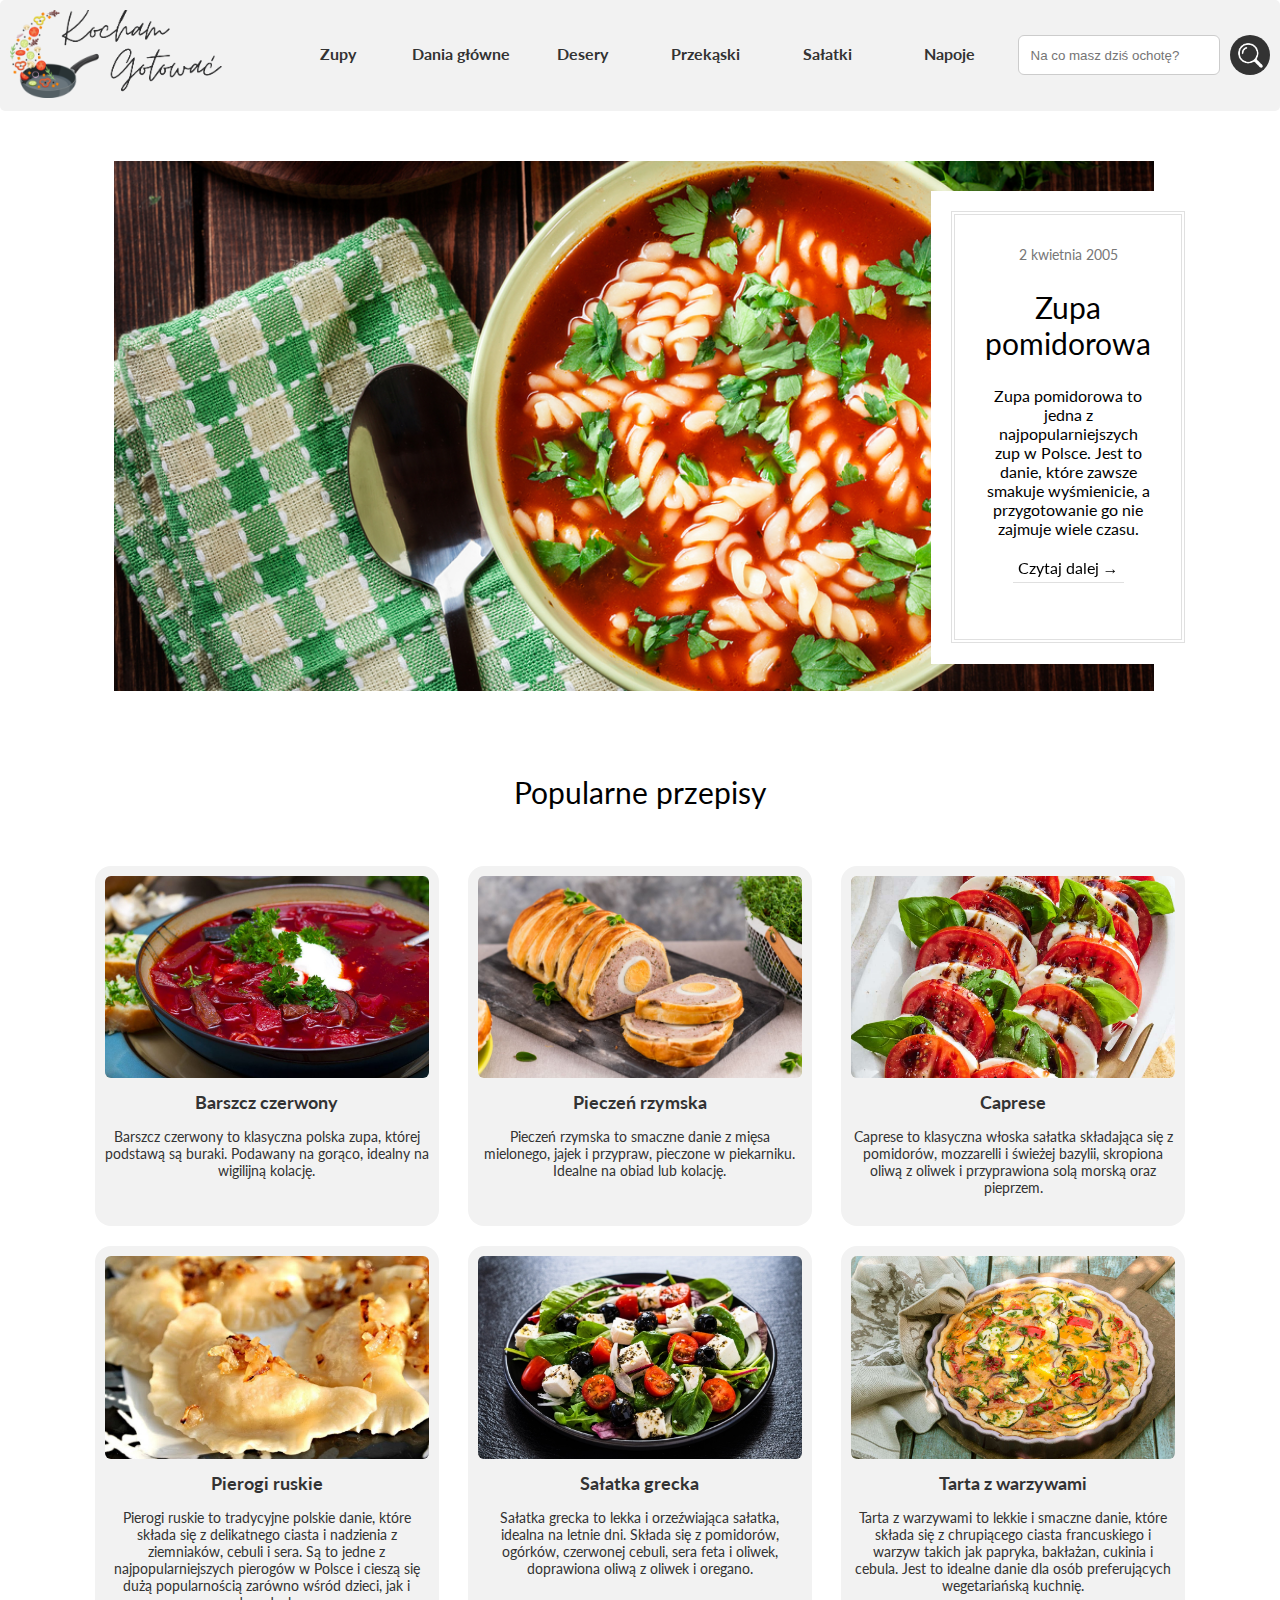
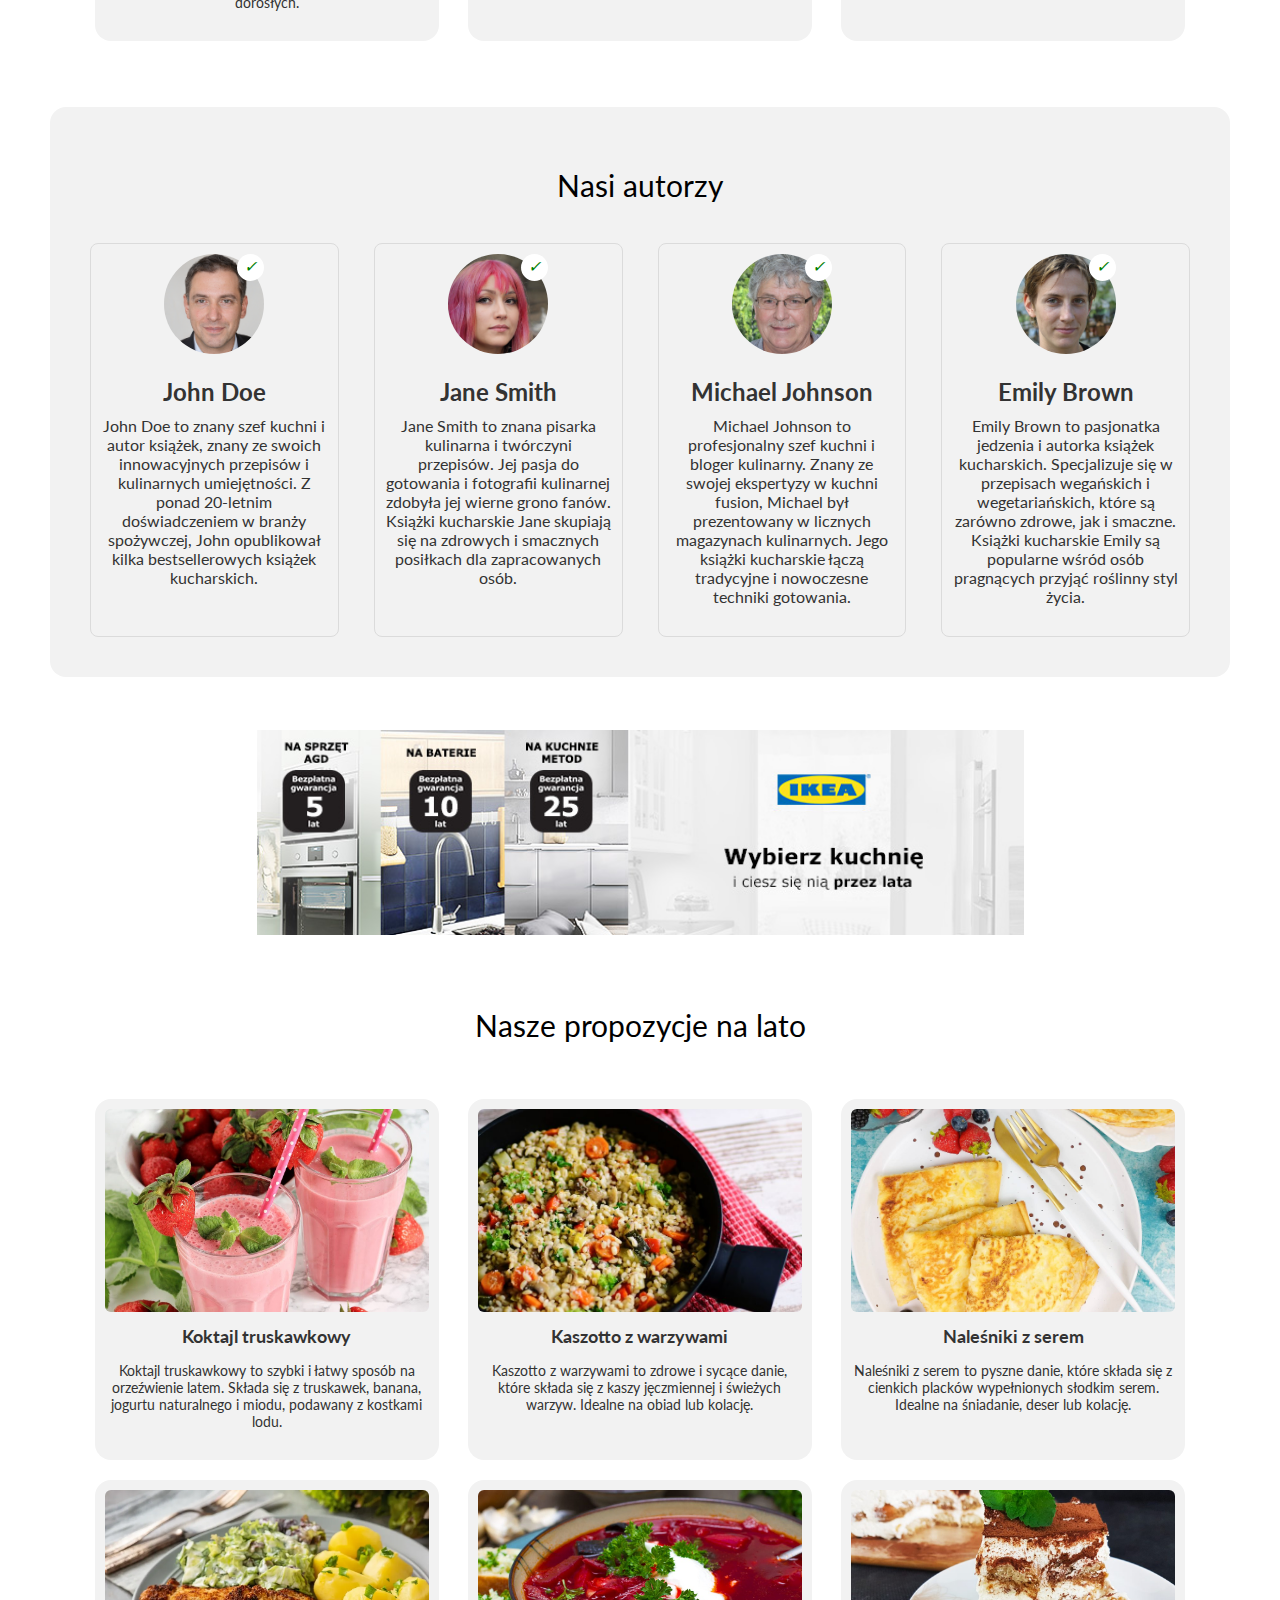
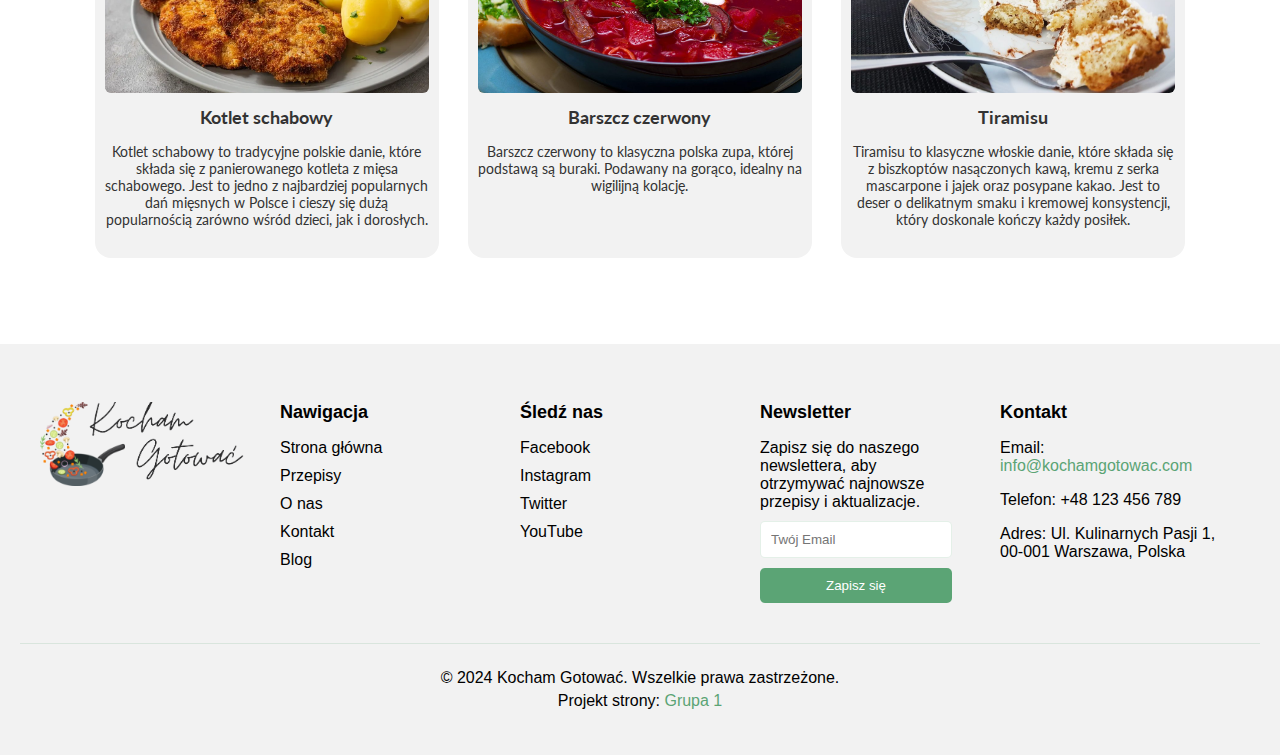
<file: index.html>
<!DOCTYPE html>
<html lang="en">
<head>
    <meta charset="UTF-8">
    <meta name="viewport" content="width=device-width, initial-scale=1.0">
    <script src="./js/showRecipes.js"></script>
    <script src="./js/slider.js"></script>
    <script src="./js/showAuthors.js"></script>
    <script src="./js/mobileMenu.js"></script>
    <link rel="stylesheet" href="https://unpkg.com/swiper/swiper-bundle.min.css" />
    <link rel="stylesheet" href="./styles/index.css">
    <link rel="stylesheet" href="./styles/footer.css">
    <link rel="stylesheet" href="./styles/slider.css">
    <link rel="stylesheet" href="./styles/recipes-grid.css">
    <link rel="stylesheet" href="./styles/authors-grid.css">
    <title>Kocham gotować</title>
    <link rel="icon" type="image/x-icon" href="./images/favicon.png">
</head>
<body>
    <nav>
        <a href="/">
            <img src="./images/logo.png" alt="Logo">
        </a>
        <div class="category-container desktop-nav" id="categoriesContainer"></div>
        <div class="desktop-nav">
            <input type="text" name="searchbar" id="searchbar" class="searchbar" placeholder="Na co masz dziś ochotę?">
            <button class="search-button"></button>
        </div>
        <div class="menu-icon">☰</div>
        <div class="mobile-nav">
            <div class="mobile-category-container" id="mobileCategoriesContainer"></div>
            <input type="text" name="searchbar" id="mobileSearchbar" class="searchbar" placeholder="Na co masz dziś ochotę?">
            <button class="search-button"></button>
        </div>
    </nav>       
    <section class="main-section">
        <div class="slider-container">
            <button class="prev">&#x2039;</button>
            <div class="swiper-container">
                <div class="swiper-wrapper" id="swiperWrapper">
                    <!-- Slides will be injected here by JavaScript -->
                </div>
            </div>
            <button class="next">&#x203A;</button>
        </div>
        <h1>Popularne przepisy</h1>
        <div class="recipes-container" id="recipesContainer"></div>
        <div class="authors-container-wrap">
            <h1>Nasi autorzy</h1>
            <div  class="authors-container" id="authorsContainer"></div>
        </div>
        <div class="ad-container" id="adContainer"></div>
        <h1>Nasze propozycje na lato</h1>
        <div class="recipes-container" id="recipesContainer"></div>
    </section>
    <footer class="footer">
        <div class="footer-container">
            <div class="footer-logo">
                <img src="images/logo.png" alt="Kocham Gotować Logo">
            </div>
            <div class="footer-nav">
                <h3>Nawigacja</h3>
                <ul>
                    <li><a href="#home">Strona główna</a></li>
                    <li><a href="#recipes">Przepisy</a></li>
                    <li><a href="#about">O nas</a></li>
                    <li><a href="#contact">Kontakt</a></li>
                    <li><a href="#blog">Blog</a></li>
                </ul>
            </div>
            <div class="footer-social">
                <h3>Śledź nas</h3>
                <ul>
                    <li><a href="https://facebook.com" target="_blank"><i class="fab fa-facebook-f"></i> Facebook</a></li>
                    <li><a href="https://instagram.com" target="_blank"><i class="fab fa-instagram"></i> Instagram</a></li>
                    <li><a href="https://twitter.com" target="_blank"><i class="fab fa-twitter"></i> Twitter</a></li>
                    <li><a href="https://www.youtube.com/watch?v=dQw4w9WgXcQ" target="_blank"><i class="fab fa-youtube"></i> YouTube</a></li>
                </ul>
            </div>
            <div class="footer-newsletter">
                <h3>Newsletter</h3>
                <p>Zapisz się do naszego newslettera, aby otrzymywać najnowsze przepisy i aktualizacje.</p>
                <form action="#" method="post" class="newsletter-form">
                    <input type="email" name="email" placeholder="Twój Email" required>
                    <button type="submit">Zapisz się</button>
                </form>
            </div>
            <div class="footer-contact">
                <h3>Kontakt</h3>
                <p>Email: <a href="mailto:info@kochamgotowac.com">info@kochamgotowac.com</a></p>
                <p>Telefon: +48 123 456 789</p>
                <p>Adres: Ul. Kulinarnych Pasji 1, 00-001 Warszawa, Polska</p>
            </div>
        </div>
        <div class="footer-bottom">
            <p>&copy; 2024 Kocham Gotować. Wszelkie prawa zastrzeżone.</p>
            <p>Projekt strony: <a href="https://yourwebsite.com" target="_blank">Grupa 1</a></p>
        </div>
    </footer>
    <script src="https://unpkg.com/swiper/swiper-bundle.min.js"></script>
    <script src="./js/search.js"></script>
</body>
</html>
</file>
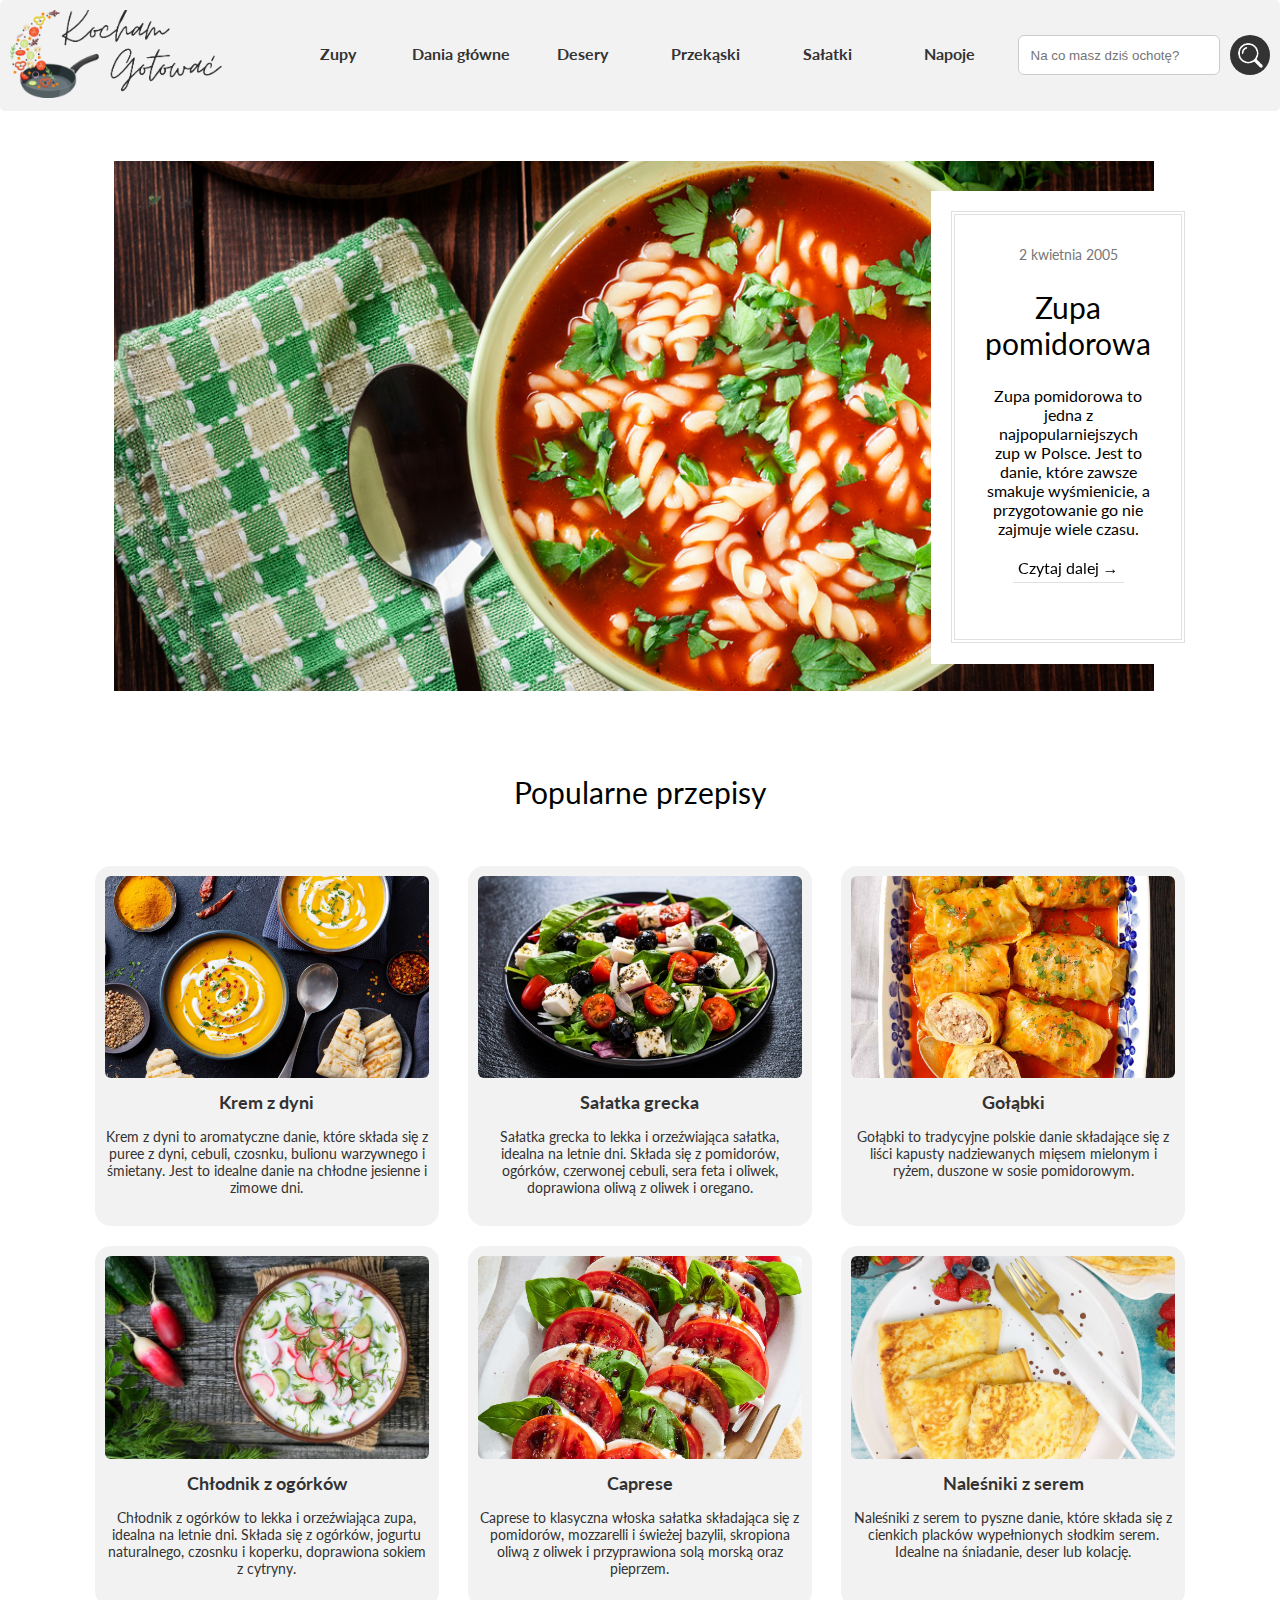
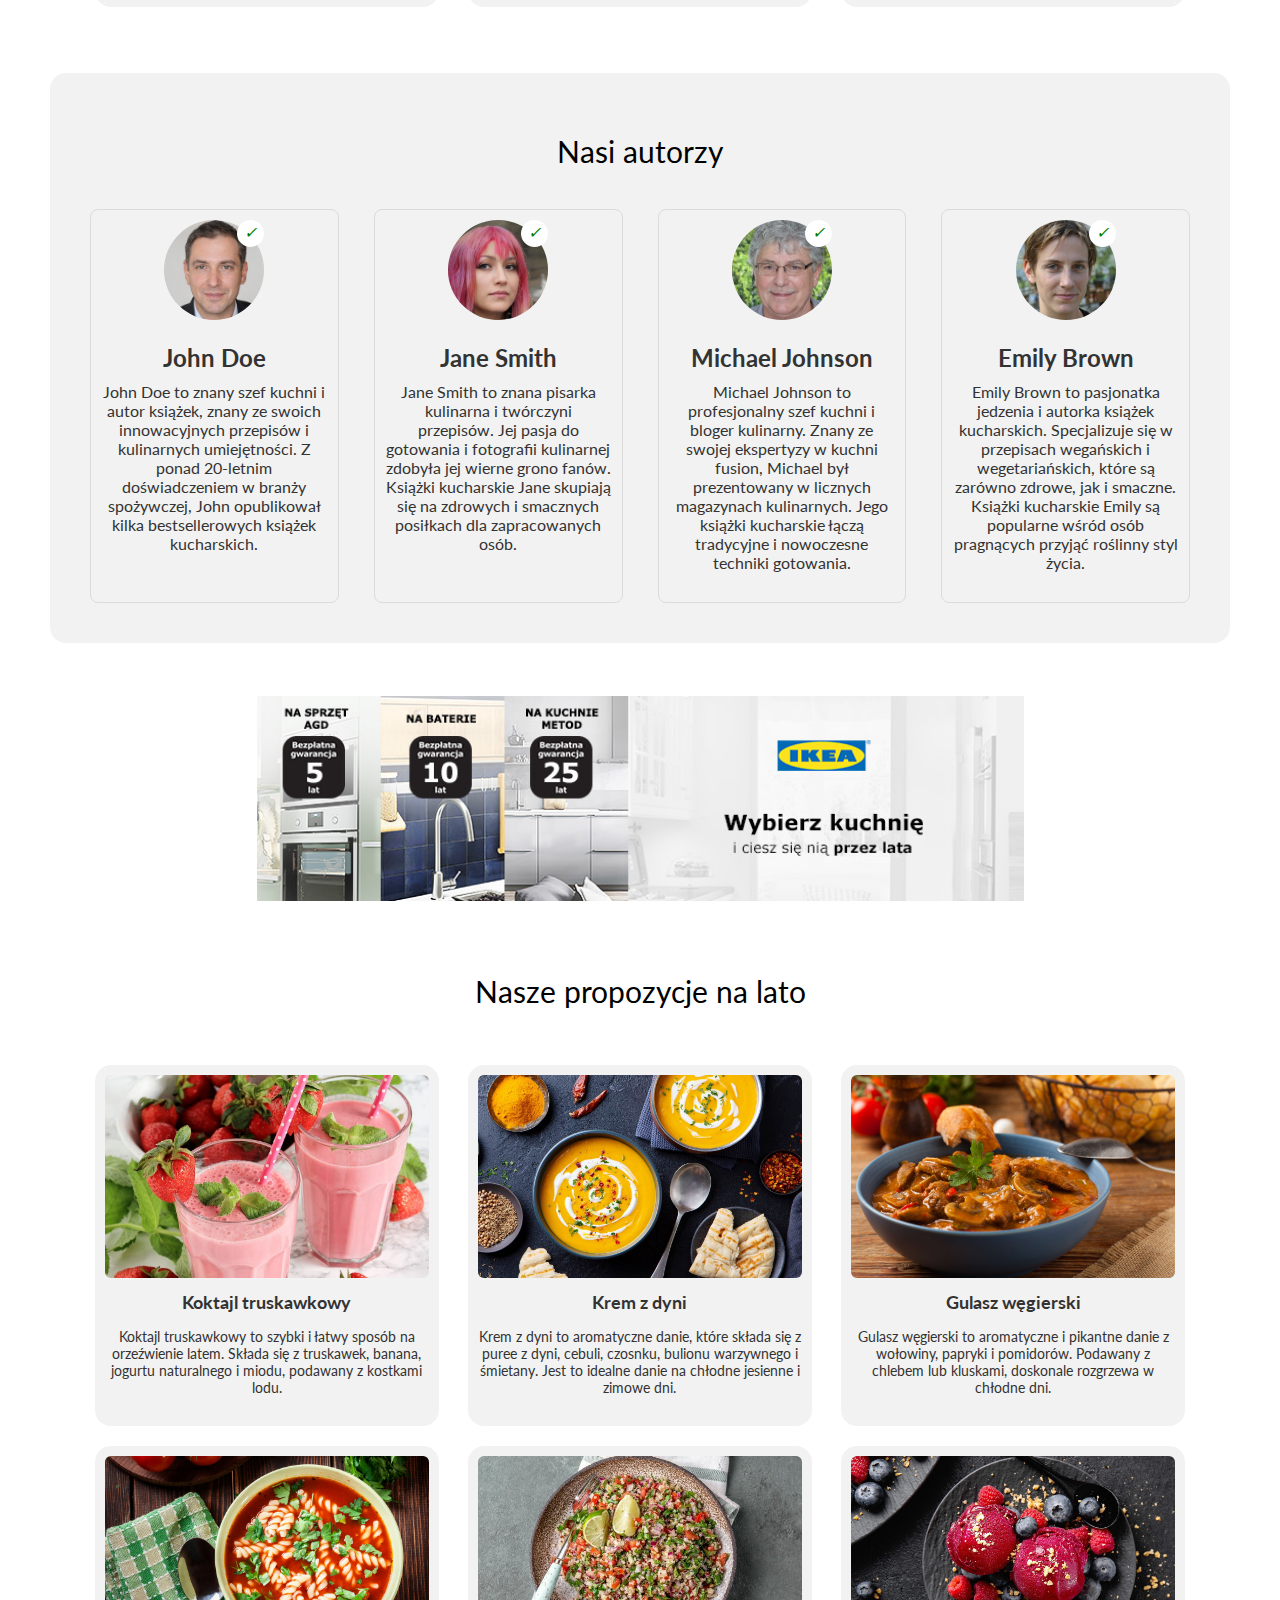
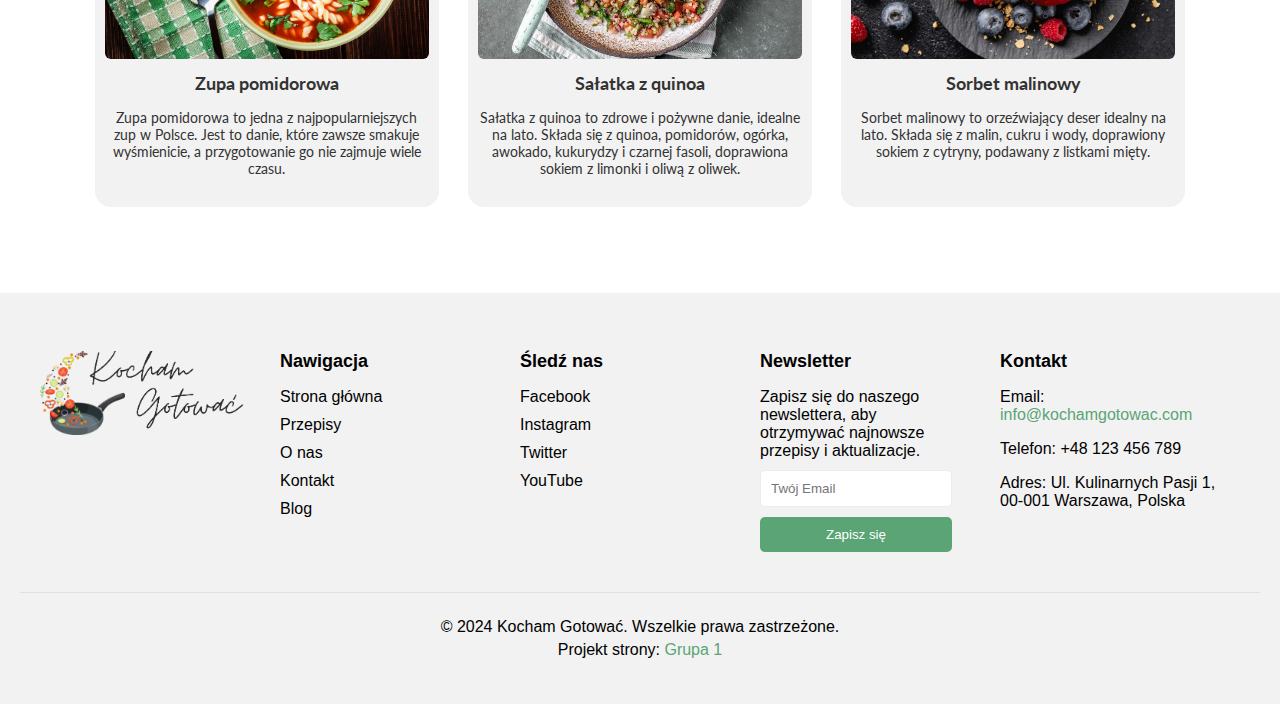
<file: author-showcase.html>
<!DOCTYPE html>
<html lang="en">
<head>
    <meta charset="UTF-8">
    <meta name="viewport" content="width=device-width, initial-scale=1.0">
    <script src="./js/mobileMenu.js"></script>
    <script src="./js/showRecipes.js"></script>
    <link rel="stylesheet" href="https://unpkg.com/swiper/swiper-bundle.min.css" />
    <link rel="stylesheet" href="./styles/index.css">
    <link rel="stylesheet" href="./styles/footer.css">
    <link rel="stylesheet" href="./styles/recipes-grid.css">
    <link rel="stylesheet" href="./styles/category.css">
    <link rel="stylesheet" href="./styles/author-showcase-grid.css">
    <title class="title-container"></title>
    <link rel="icon" type="image/x-icon" href="./images/favicon.png">
</head>
<body>
    <nav>
        <<a href="/">
            <img src="./images/logo.png" alt="Logo">
        </a>
        <div class="category-container desktop-nav" id="categoriesContainer"></div>
        <div class="desktop-nav">
            <input type="text" name="searchbar" id="searchbar" class="searchbar" placeholder="Na co masz dziś ochotę?">
            <button class="search-button"></button>
        </div>
        <div class="menu-icon">☰</div>
        <div class="mobile-nav">
            <div class="mobile-category-container" id="mobileCategoriesContainer"></div>
            <input type="text" name="searchbar" id="mobileSearchbar" class="searchbar" placeholder="Na co masz dziś ochotę?">
            <button class="search-button"></button>
        </div>
    </nav>
    <section>
        <div class="author-showcase-container" id="authorShowcaseContainer">
            <!-- Author info will be injected here by JavaScript -->
        </div>
        <div class="authors-recipes-container">

        </div>
    </section>
    <footer class="footer">
        <div class="footer-container">
            <div class="footer-logo">
                <img src="images/logo.png" alt="Kocham Gotować Logo">
            </div>
            <div class="footer-nav">
                <h3>Nawigacja</h3>
                <ul>
                    <li><a href="#home">Strona główna</a></li>
                    <li><a href="#recipes">Przepisy</a></li>
                    <li><a href="#about">O nas</a></li>
                    <li><a href="#contact">Kontakt</a></li>
                    <li><a href="#blog">Blog</a></li>
                </ul>
            </div>
            <div class="footer-social">
                <h3>Śledź nas</h3>
                <ul>
                    <li><a href="https://facebook.com" target="_blank"><i class="fab fa-facebook-f"></i> Facebook</a></li>
                    <li><a href="https://instagram.com" target="_blank"><i class="fab fa-instagram"></i> Instagram</a></li>
                    <li><a href="https://twitter.com" target="_blank"><i class="fab fa-twitter"></i> Twitter</a></li>
                    <li><a href="https://www.youtube.com/watch?v=dQw4w9WgXcQ" target="_blank"><i class="fab fa-youtube"></i> YouTube</a></li>
                </ul>
            </div>
            <div class="footer-newsletter">
                <h3>Newsletter</h3>
                <p>Zapisz się do naszego newslettera, aby otrzymywać najnowsze przepisy i aktualizacje.</p>
                <form action="#" method="post" class="newsletter-form">
                    <input type="email" name="email" placeholder="Twój Email" required>
                    <button type="submit">Zapisz się</button>
                </form>
            </div>
            <div class="footer-contact">
                <h3>Kontakt</h3>
                <p>Email: <a href="mailto:info@kochamgotowac.com">info@kochamgotowac.com</a></p>
                <p>Telefon: +48 123 456 789</p>
                <p>Adres: Ul. Kulinarnych Pasji 1, 00-001 Warszawa, Polska</p>
            </div>
        </div>
        <div class="footer-bottom">
            <p>&copy; 2024 Kocham Gotować. Wszelkie prawa zastrzeżone.</p>
            <p>Projekt strony: <a href="https://yourwebsite.com" target="_blank">Grupa 1</a></p>
        </div>
    </footer>
    <script src="https://unpkg.com/swiper/swiper-bundle.min.js"></script>
    <script src="./js/showcaseAuthor.js"></script>
    <script src="./js/search.js"></script>
</body>
</html>
</file>
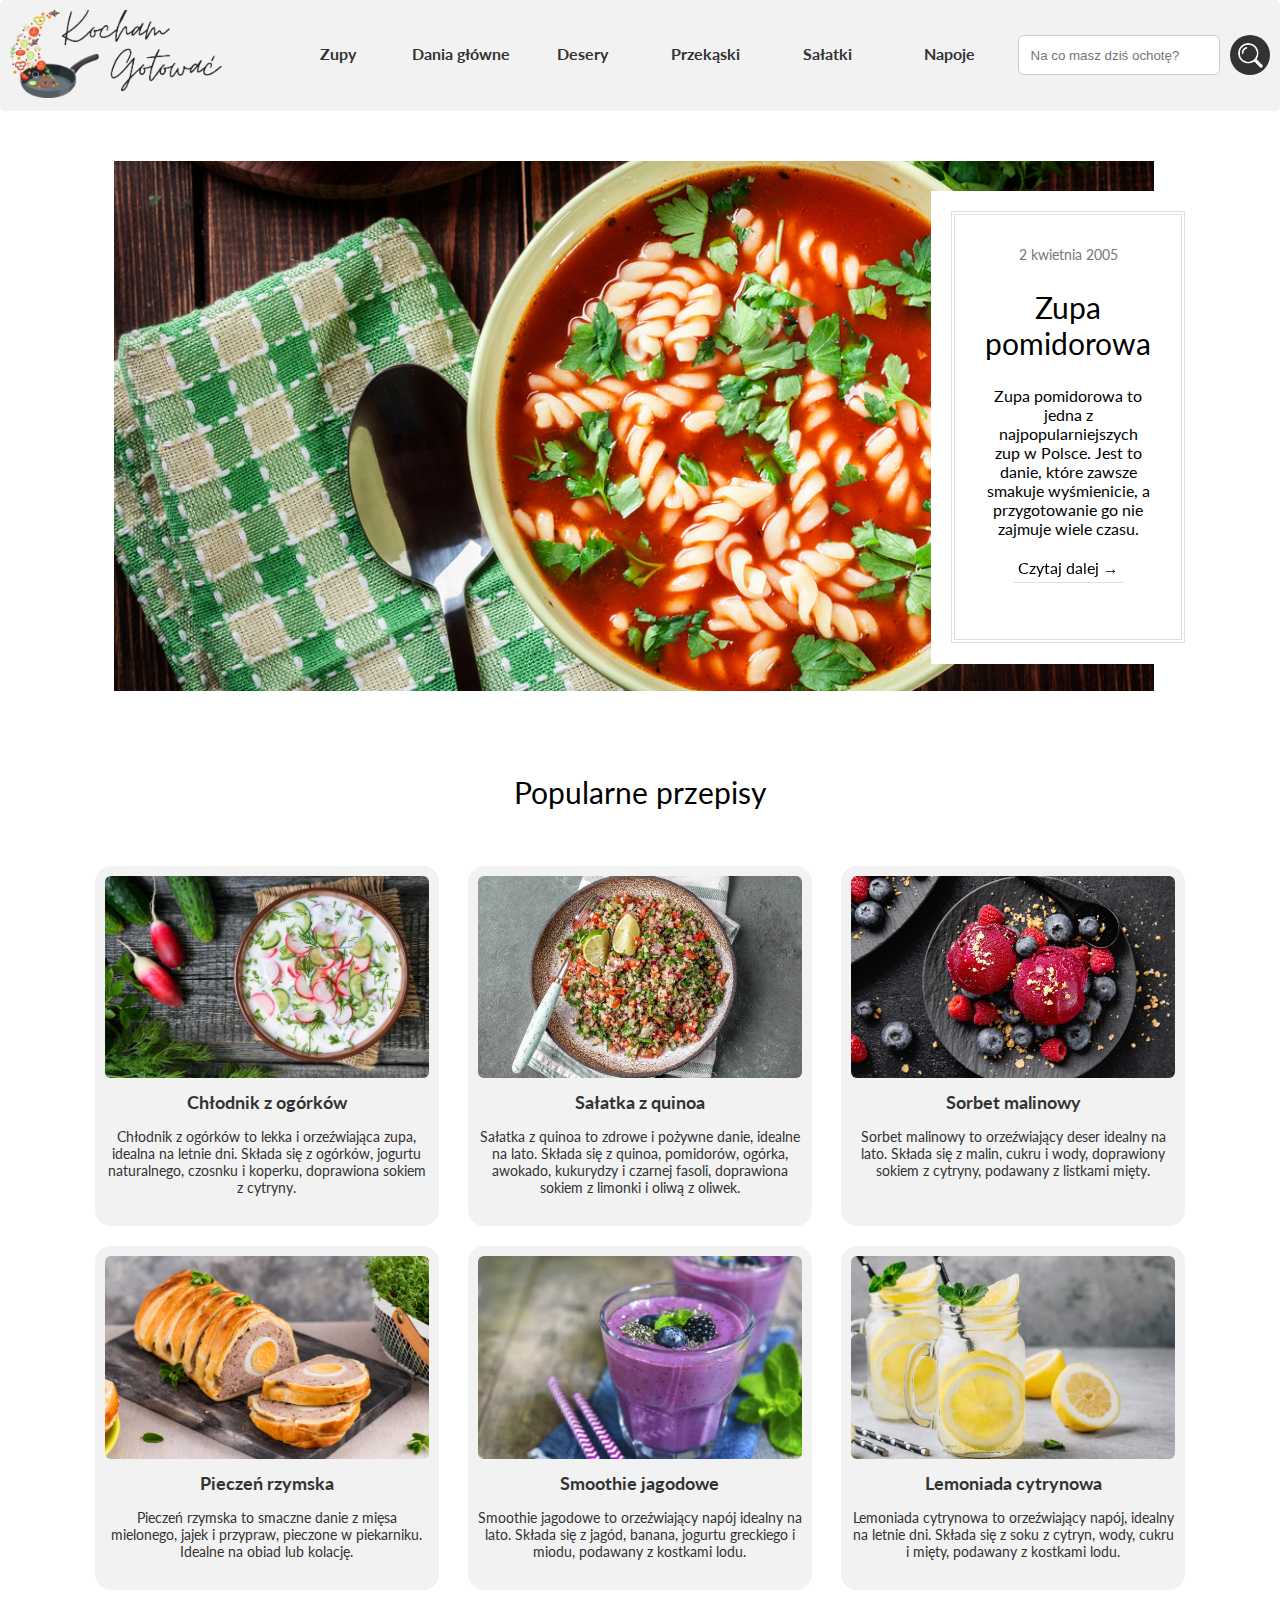
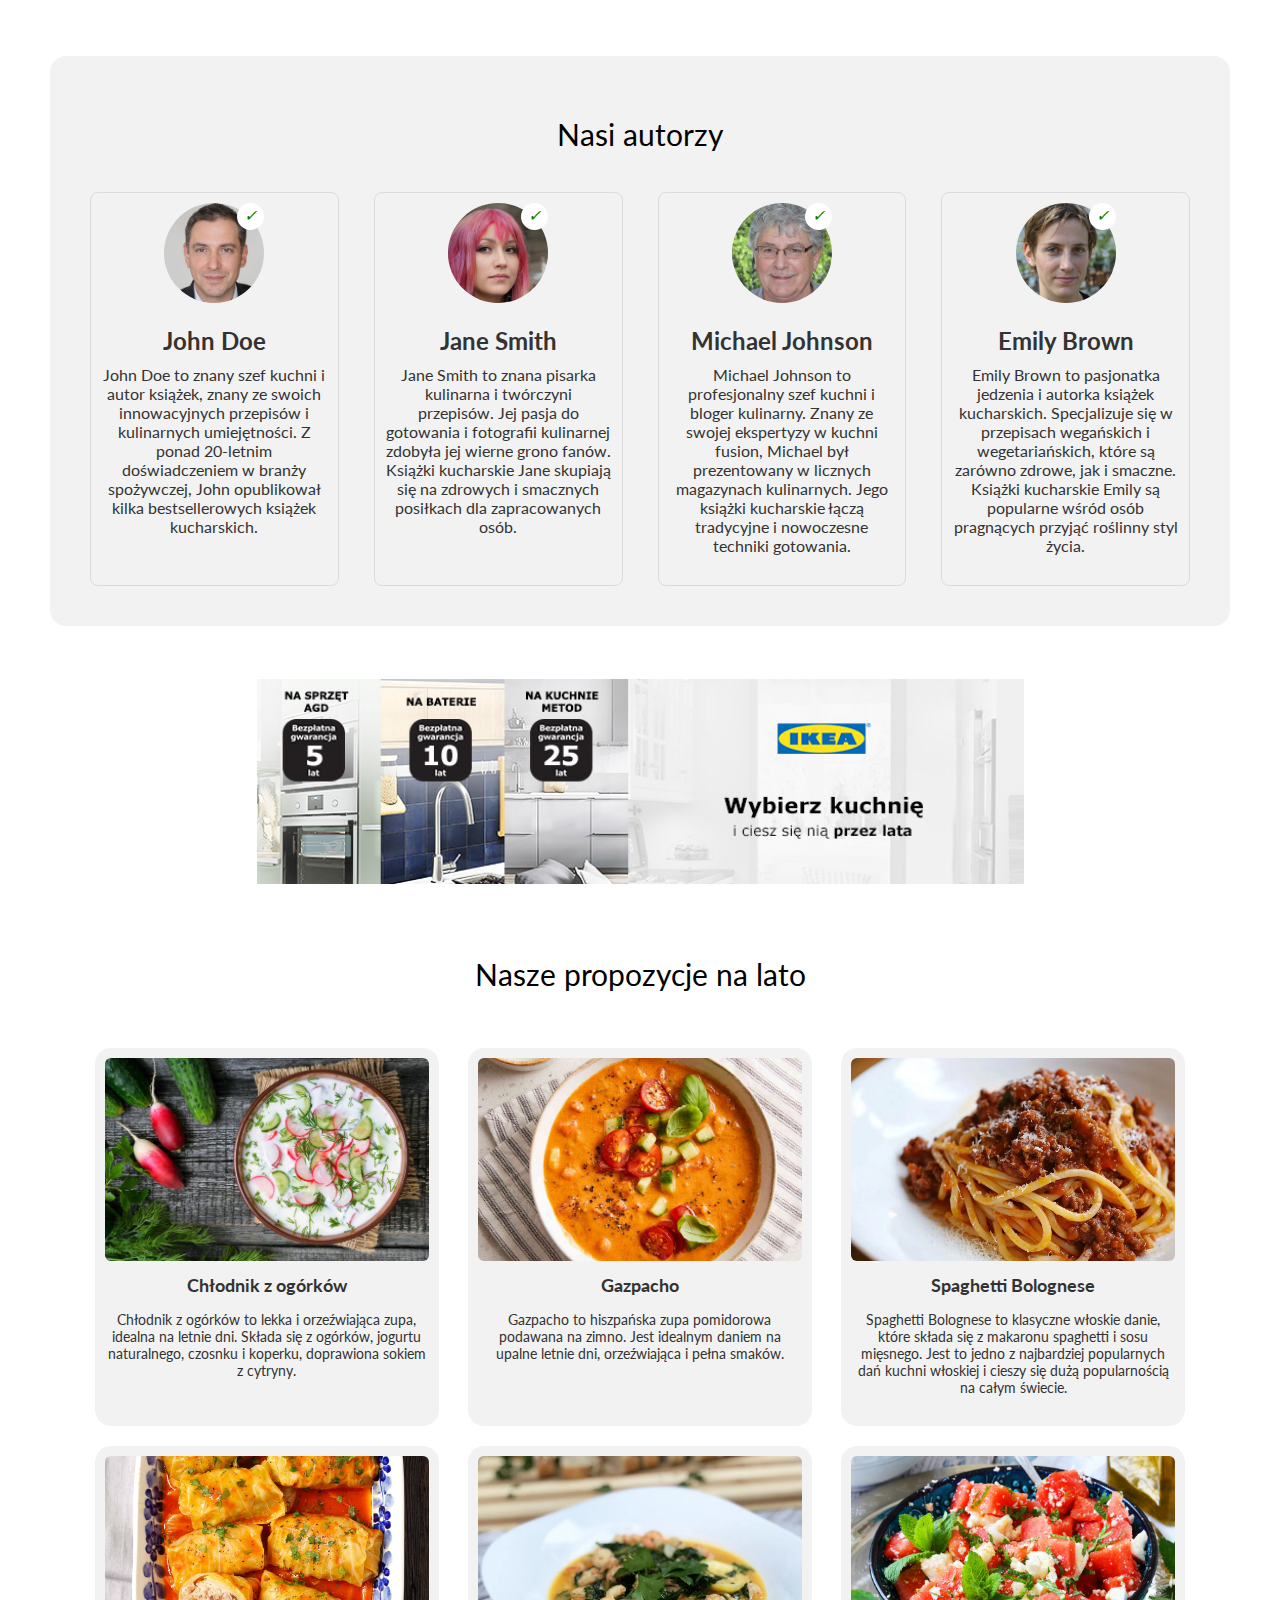
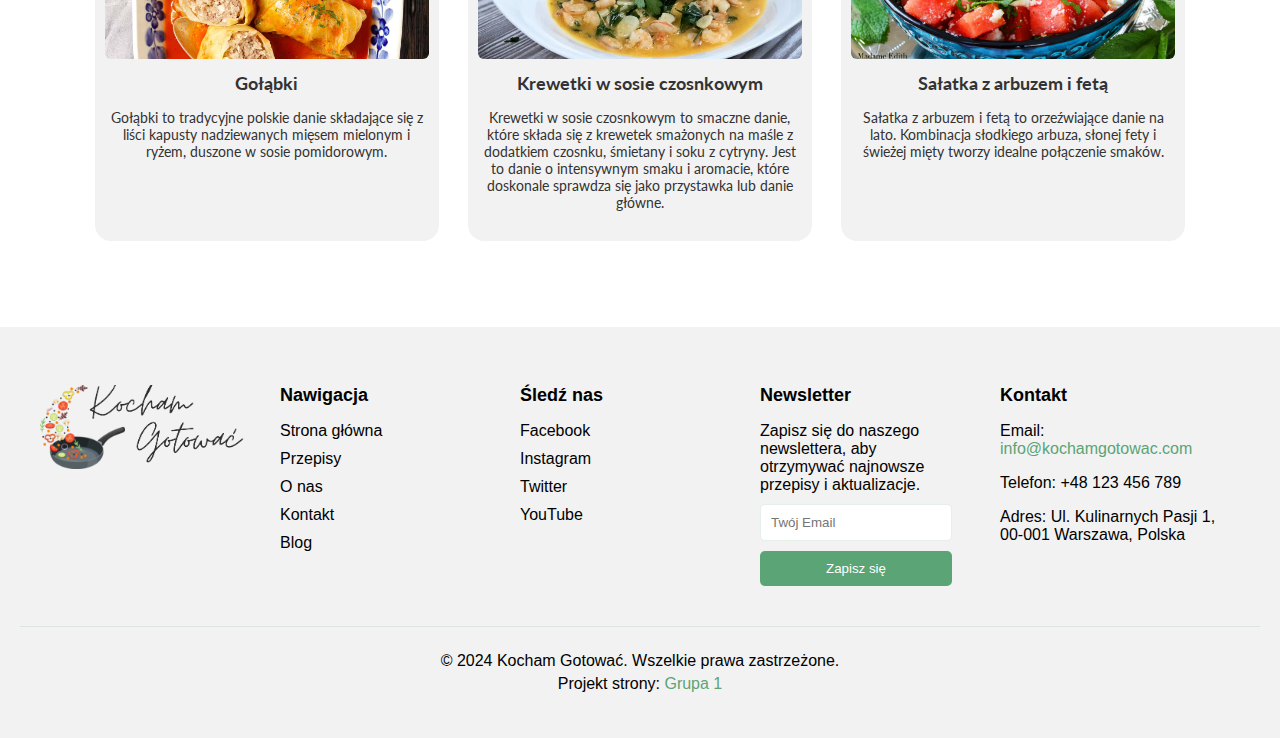
<file: category.html>
<!DOCTYPE html>
<html lang="en">
<head>
  <meta charset="UTF-8">
  <meta name="viewport" content="width=device-width, initial-scale=1.0">
  <title>Category</title>
  <script src="./js/showRecipes.js"></script>
  <link rel="stylesheet" href="./styles/index.css">
  <link rel="stylesheet" href="./styles/footer.css">
  <link rel="stylesheet" href="./styles/recipes-grid.css">
  <link rel="stylesheet" href="./styles/category.css">
</head>
<body>
  <nav>
    <a href="/">
      <img src="./images/logo.png" alt="Logo">
    </a>
    <div class="category-container desktop-nav" id="categoriesContainer"></div>
    <div class="desktop-nav">
        <input type="text" name="searchbar" id="searchbar" class="searchbar" placeholder="Na co masz dziś ochotę?">
        <button class="search-button"></button>
    </div>
    <div class="menu-icon">☰</div>
    <div class="mobile-nav">
        <div class="mobile-category-container" id="mobileCategoriesContainer"></div>
        <input type="text" name="searchbar" id="mobileSearchbar" class="searchbar" placeholder="Na co masz dziś ochotę?">
        <button class="search-button"></button>
    </div>
  </nav>   

  <section class="category-section">
    <h1></h1>
    <script src="./js/generateCategoryTitle.js"></script>
    <div class="category-section--container">
      <div class="filters-container">
        <h2 class="filters-header">Filtry</h2>
        <div class="filter-group">
          <label for="ingredient">Składniki:</label>
          <button class="filter-button active" id="allIngredients">Wszystkie</button>
        </div>
      </div>
      <script src="./js/filters.js"></script>
      <div class="recipes-container" id="recipesContainer"></div>
    </div>
  </section>

  <footer class="footer">
    <div class="footer-container">
        <div class="footer-logo">
            <img src="images/logo.png" alt="Kocham Gotować Logo">
        </div>
        <div class="footer-nav">
            <h3>Nawigacja</h3>
            <ul>
                <li><a href="#home">Strona główna</a></li>
                <li><a href="#recipes">Przepisy</a></li>
                <li><a href="#about">O nas</a></li>
                <li><a href="#contact">Kontakt</a></li>
                <li><a href="#blog">Blog</a></li>
            </ul>
        </div>
        <div class="footer-social">
            <h3>Śledź nas</h3>
            <ul>
                <li><a href="https://facebook.com" target="_blank"><i class="fab fa-facebook-f"></i> Facebook</a></li>
                <li><a href="https://instagram.com" target="_blank"><i class="fab fa-instagram"></i> Instagram</a></li>
                <li><a href="https://twitter.com" target="_blank"><i class="fab fa-twitter"></i> Twitter</a></li>
                <li><a href="https://youtube.com" target="_blank"><i class="fab fa-youtube"></i> YouTube</a></li>
            </ul>
        </div>
        <div class="footer-newsletter">
            <h3>Newsletter</h3>
            <p>Zapisz się do naszego newslettera, aby otrzymywać najnowsze przepisy i aktualizacje.</p>
            <form action="#" method="post" class="newsletter-form">
                <input type="email" name="email" placeholder="Twój Email" required>
                <button type="submit">Zapisz się</button>
            </form>
        </div>
        <div class="footer-contact">
            <h3>Kontakt</h3>
            <p>Email: <a href="mailto:info@kochamgotowac.com">info@kochamgotowac.com</a></p>
            <p>Telefon: +48 123 456 789</p>
            <p>Adres: Ul. Kulinarnych Pasji 1, 00-001 Warszawa, Polska</p>
        </div>
    </div>
    <div class="footer-bottom">
        <p>&copy; 2024 Kocham Gotować. Wszelkie prawa zastrzeżone.</p>
        <p>Projekt strony: <a href="https://yourwebsite.com" target="_blank">Grupa 1</a></p>
    </div>
  </footer>
  <script src="./js/search.js"></script>
</body>
</html>
</file>
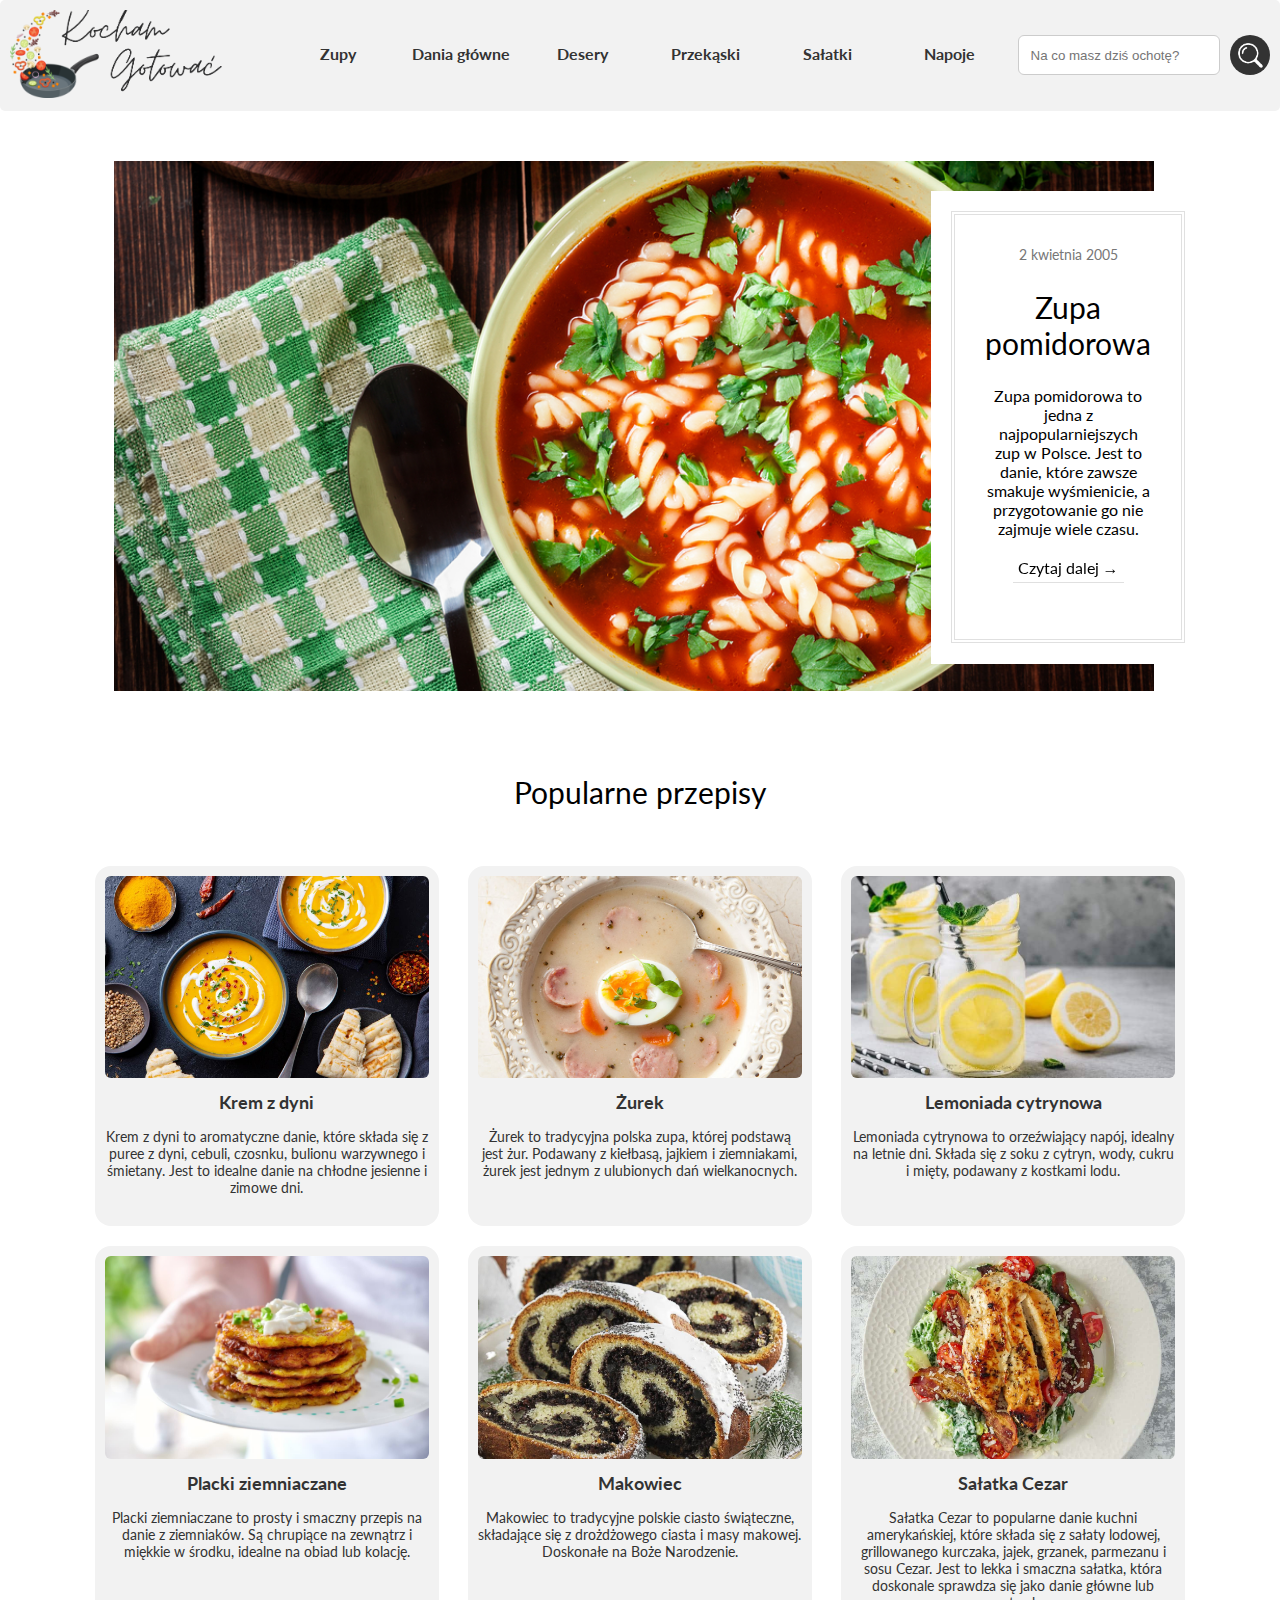
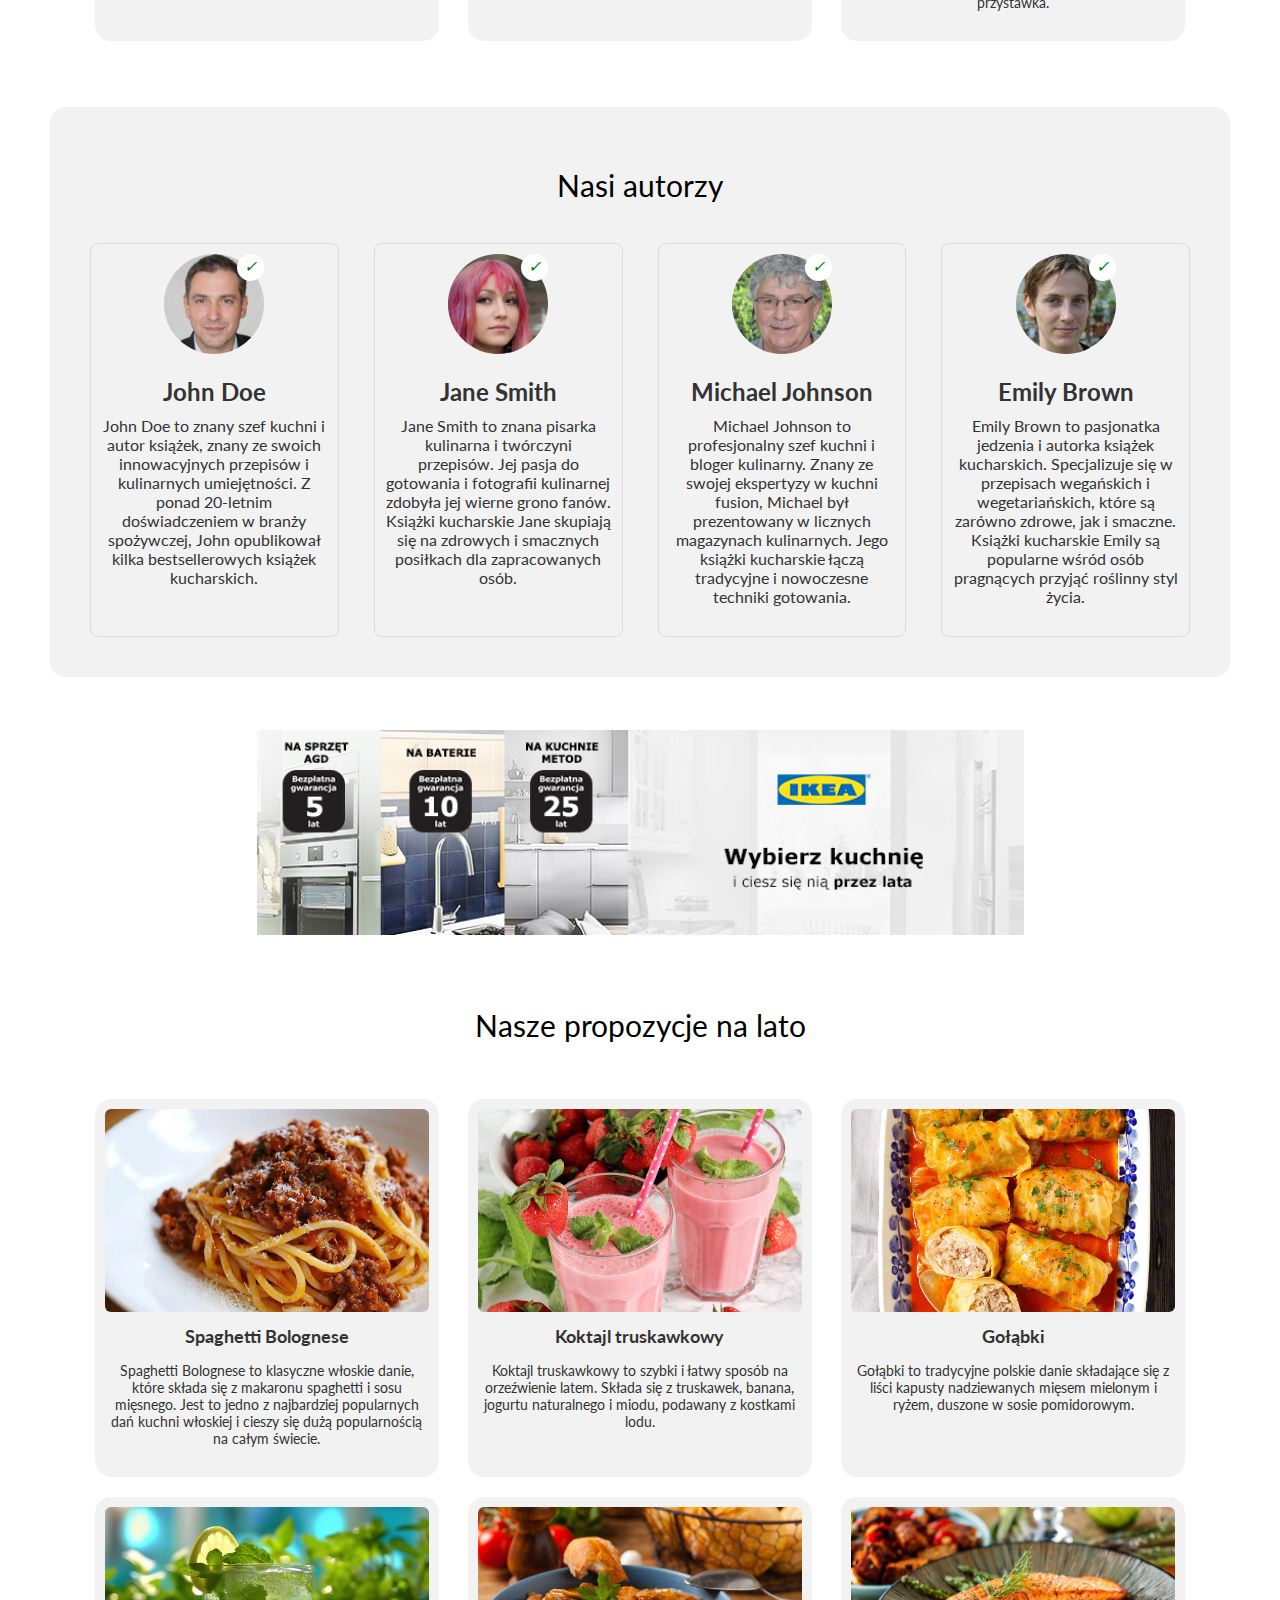
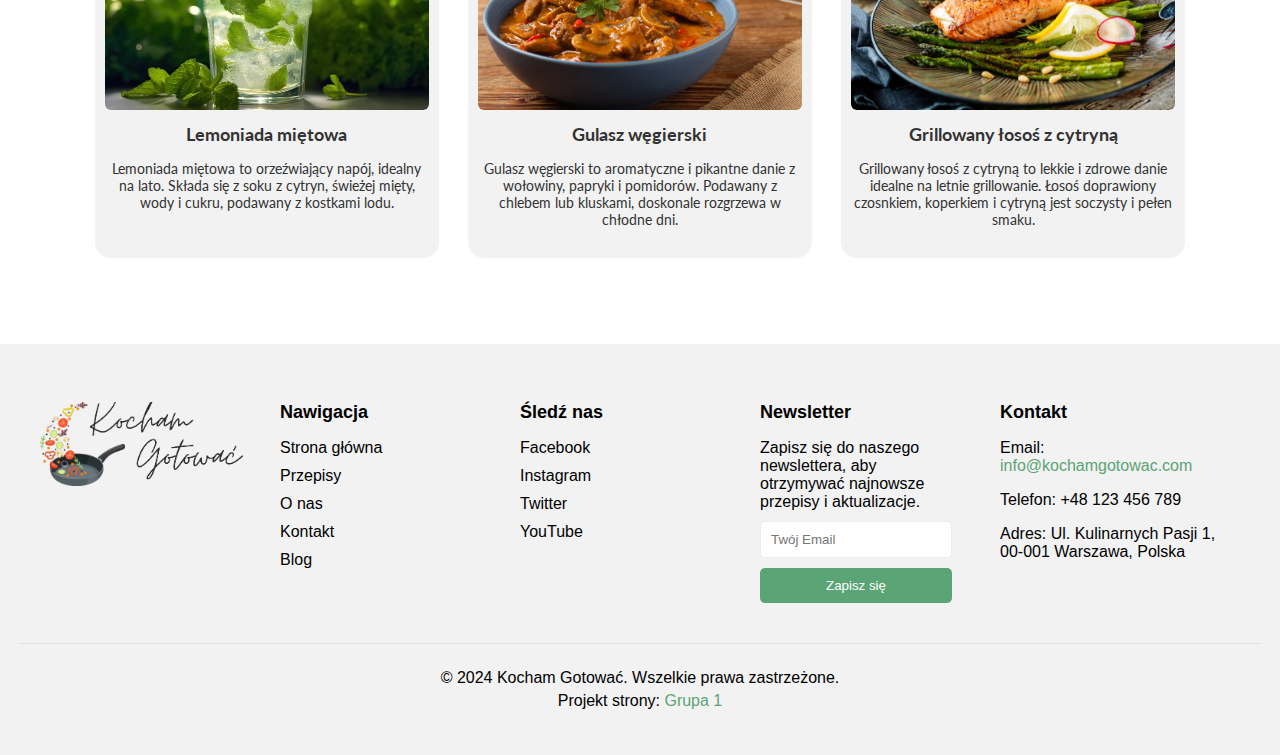
<file: recipe.html>
<!DOCTYPE html>
<html lang="en">
<head>
    <meta charset="UTF-8">
    <meta name="viewport" content="width=device-width, initial-scale=1.0">
    <script src="./js/showRecipes.js"></script>
    <script src="./js/mobileMenu.js"></script>
    <script src="./js/generateRecipeSite.js"></script>
    <link rel="stylesheet" href="https://unpkg.com/swiper/swiper-bundle.min.css" />
    <link rel="stylesheet" href="./styles/index.css">
    <link rel="stylesheet" href="./styles/footer.css">
    <link rel="stylesheet" href="./styles/slider.css">
    <link rel="stylesheet" href="./styles/recipes-grid.css">
    <link rel="stylesheet" href="./styles/authors-grid.css">
    <link rel="stylesheet" href="./styles/recipe-site.css">
    <link rel="stylesheet" href="./icons/fontawesome-6.5.2-web/css/all.css">
    <title id="pageTitle">Kocham Gotować</title>
    <link rel="icon" type="image/x-icon" href="./images/favicon.png">
</head>
<body>
    <nav>
        <a href="/"><img src="./images/logo.png" alt="Logo"></a>
        <div class="category-container desktop-nav" id="categoriesContainer"></div>
        <div class="desktop-nav">
            <input type="text" name="searchbar" id="searchbar" class="searchbar" placeholder="Na co masz dziś ochotę?">
            <button class="search-button"></button>
        </div>
        <div class="menu-icon">☰</div>
        <div class="mobile-nav">
            <div class="mobile-category-container" id="mobileCategoriesContainer"></div>
            <input type="text" name="searchbar" id="mobileSearchbar" class="searchbar" placeholder="Na co masz dziś ochotę?">
            <button class="search-button"></button>
        </div>
    </nav>   
    <section class="main-section">
        <div class="main-image-container" id="imageContainer">
            <!-- Image will be injected here by JavaScript -->
        </div>
        <div class="recipe-container" id="recipeContainer">
            <div class="recipe-title">
                <div class="recipe-name-container">
                    <h1 id="nameContainer"></h1>
                    <div class="recipe-bookmark-container">
                        <input type="checkbox" id="bookmarkButton">
                        <label for="bookmarkButton"><i class="fa-solid fa-bookmark"></i></label>
                    </div>
                </div>
                <div class="info-container" id="infoContainer">
                    <!-- Content will be injected here by JavaScript -->
                </div>
                <div class="tags-container" id="tagsContainer">
                    <!-- Content will be injected here by JavaScript -->
                </div>
                <div class="recipe-text-container" id="descriptionContainer">
                    <!-- Content will be injected here by JavaScript -->
                </div>
            </div>
            <div class="recipe-section">
                <div class="recipe-side-bar">
                    <h2>Potrzebne składniki</h2>
                    <div class="portions-container">
                        <li>Ilość na:</li>
                        <li id="portionsQuantity"></li>
                    </div>
                    <div class="ingedients-container" id="ingredientsContainer">
                        <!-- Content will be injected here by JavaScript -->
                    </div>
                </div>
                <div class="recipe-text-section">
                    <h2>Przygotowanie</h2>
                    <div class="recipe-text-container" id="preparationContainer">
                        <!-- Content will be injected here by JavaScript -->
                    </div>
                </div>
            </div>
        </div>
    </section>
    <section class="main-section">
        <h1>Polecane przepisy</h1>
        <div class="recipes-container" id="recipesContainer"></div>
    </section>
    <footer class="footer">
        <div class="footer-container">
            <div class="footer-logo">
                <img src="images/logo.png" alt="Kocham Gotować Logo">
            </div>
            <div class="footer-nav">
                <h3>Nawigacja</h3>
                <ul>
                    <li><a href="#home">Strona główna</a></li>
                    <li><a href="#recipes">Przepisy</a></li>
                    <li><a href="#about">O nas</a></li>
                    <li><a href="#contact">Kontakt</a></li>
                    <li><a href="#blog">Blog</a></li>
                </ul>
            </div>
            <div class="footer-social">
                <h3>Śledź nas</h3>
                <ul>
                    <li><a href="https://facebook.com" target="_blank"><i class="fab fa-facebook-f"></i> Facebook</a></li>
                    <li><a href="https://instagram.com" target="_blank"><i class="fab fa-instagram"></i> Instagram</a></li>
                    <li><a href="https://twitter.com" target="_blank"><i class="fab fa-twitter"></i> Twitter</a></li>
                    <li><a href="https://youtube.com" target="_blank"><i class="fab fa-youtube"></i> YouTube</a></li>
                </ul>
            </div>
            <div class="footer-newsletter">
                <h3>Newsletter</h3>
                <p>Zapisz się do naszego newslettera, aby otrzymywać najnowsze przepisy i aktualizacje.</p>
                <form action="#" method="post" class="newsletter-form">
                    <input type="email" name="email" placeholder="Twój Email" required>
                    <button type="submit">Zapisz się</button>
                </form>
            </div>
            <div class="footer-contact">
                <h3>Kontakt</h3>
                <p>Email: <a href="mailto:info@kochamgotowac.com">info@kochamgotowac.com</a></p>
                <p>Telefon: +48 123 456 789</p>
                <p>Adres: Ul. Kulinarnych Pasji 1, 00-001 Warszawa, Polska</p>
            </div>
        </div>
        <div class="footer-bottom">
            <p>&copy; 2024 Kocham Gotować. Wszelkie prawa zastrzeżone.</p>
            <p>Projekt strony: <a href="https://yourwebsite.com" target="_blank">Grupa 1</a></p>
        </div>
    </footer>
    <script src="./js/search.js"></script>
</body>
</html>
</file>
<file: styles/index.css>
@import url('https://fonts.googleapis.com/css2?family=Lato&display=swap');

body {
    font-family: 'Lato', sans-serif;
    margin: 0;
    padding: 0;
}

nav {
    position: sticky;
    top: 0;
    z-index: 100;
    display: flex;
    align-items: center;
    justify-content: space-between;
    padding: 10px;
    background-color: #f2f2f2;
    border-radius: 5px;
}

nav img {
    width: 250px;
    height: auto;
    margin-right: 10px;
}

nav div {
    display: flex;
    align-items: center;
    justify-content: center;
}

nav input[type="text"] {
    padding: 5px;
    border: 1px solid #ccc;
    border-radius: 3px;
    margin-right: 5px;
}

nav button {
    padding: 5px 10px;
    background-color: #333;
    color: #fff;
    border: none;
    border-radius: 3px;
    cursor: pointer;
}

.mobile-nav {
    display: none;
}

.menu-icon {
    display: none;
}

.searchbar {
    padding: 11.5px !important;
    border: 1px solid #ccc;
    border-radius: 6px !important;
    margin-right: 10px !important;
}

.searchbar:focus-visible {
    outline: none;
}

.search-button {
    background-image: url(../images/search.png);
    background-repeat: no-repeat;
    background-position: center;
    background-size: 25px;
    width: 40px;
    height: 40px;
    border-radius: 100%;
}

.category-container {
    width: 100%;
    display: flex;
    flex-wrap: wrap;
    justify-content: space-evenly;
}

.category {
    z-index: 1;
    width: 100px;
    padding: 4px;
    border-radius: 5px;
    text-align: center;
    position: relative;
}

.category::before {
    content: "";
    position: absolute;
    width: 100px;
    height: 100px;
    z-index: 0;
    background-size: 85px;
    background-repeat: no-repeat;
    background-position: center;
    transition: ease-in-out 0.3s;
    opacity: 0;
}

.category:hover::before {
    transform: rotate(90deg);
    opacity: 100%;
}

.category-1::before {
    background-image: url(../images/zupy.png);
}

.category-2::before {
    background-image: url(../images/dania-glowne.png);
}

.category-3::before {
    background-image: url(../images/desery.png);
}

.category-4::before {
    background-image: url(../images/przekąski.png);
}

.category-5::before {
    background-image: url(../images/salatki.png);
}

.category-6::before {
    background-image: url(../images/napoje.png);
}

.category a {
    text-decoration: none;
    width: -webkit-fill-available;
    color: #333;
    z-index: 1;
}

.category h3 {
    margin-top: 30px;
    margin-bottom: 30px;
    padding-bottom: 3px;
    font-size: 16px;
    width: 100%;
    background-color: #f2f2f2;
}

.main-section {
    display: flex;
    flex-direction: column;
    align-items: center;
    margin: 20px 50px;
}

.main-section h1 {
    font-size: 30px;
    font-weight: 400;
    margin-bottom: 40px;
}

.main-section p {
    font-size: 16px;
    margin-bottom: 20px;
}

.ad-container {
    margin: 30px;
    cursor: pointer;
    width: 65%;
    height: 250px;
    background-image: url(../images/reklama-ikea.jpg);
    background-position: center;
    background-size: contain;
    background-repeat: no-repeat;
}

/* Mobile Styles */
@media (max-width: 768px) {
    nav {
        flex-direction: row;
        justify-content: space-between;
        padding: 10px;
    }

    nav div {
        display: none;
    }

    .menu-icon {
        display: block;
        font-size: 30px;
        cursor: pointer;
        color: #333;
    }

    .menu-icon:hover {
        color: #5ba475;
    }

    .mobile-nav {
        display: none;
        flex-direction: column;
        align-items: center;
        position: absolute;
        top: 100%;
        left: 0;
        width: 100%;
        background-color: #f2f2f2;
        border-radius: 0 0 5px 5px;
        padding: 10px 0;
        z-index: 99;
    }

    .mobile-nav.active {
        display: flex;
    }

    .mobile-nav.active .mobile-category-container {
        display: block;
    }

    .mobile-nav.active .mobile-category-container .category {
        display: block;
    }

    .mobile-nav input[type="text"], .searchbar {
        width: calc(100% - 23px);
        text-align-last: center;
        margin: 0 auto !important;
        padding: 11px 0 !important;
    }

    .mobile-nav button {
        width: calc(100% - 23px);
        margin: 10px 0;
        border-radius: 6px;
    }

    .category-container {
        flex-direction: column;
        align-items: center;
    }

    .category {
        width: 100%;
        margin: 10px 0;
    }

    .category h3 {
        margin: 0;
    }

    .category-1::before, .category-2::before, .category-3::before, .category-4::before, .category-5::before, .category-6::before {
        background-size: 0;
    }

    .main-section {
        margin: 0 20px;
    }

    .main-section h1 {
        font-size: 24px;
        margin-bottom: 20px;
    }

    .main-section p {
        font-size: 14px;
        margin-bottom: 15px;
    }

    .ad-container {
        width: 100%;
        height: 200px;
        background-image: url(../images/reklama-ikea-mobile.png);
    }
}
</file>
<file: styles/footer.css>
.footer {
    background-color: #f2f2f2;
    color: black;
    padding: 40px 20px;
    font-family: Arial, sans-serif;
}

.footer-container {
    display: flex;
    flex-wrap: wrap;
    justify-content: space-between;
    max-width: 1200px;
    margin: 0 auto;
}

.footer-logo {
    flex: 1;
    min-width: 200px;
    text-align: center;
    margin-bottom: 20px;
}

.footer-logo img {
    width: 100%;
    margin-top: 18px;
}

.footer-logo h2 {
    font-size: 24px;
    margin-top: 10px;
}

.footer-nav, .footer-social, .footer-newsletter, .footer-contact {
    flex: 1;
    min-width: 200px;
    margin-bottom: 20px;
}

.footer-nav h3, .footer-social h3, .footer-newsletter h3, .footer-contact h3 {
    font-size: 18px;
    margin-bottom: 10px;
}

.footer-nav ul, .footer-social ul {
    list-style: none;
    padding: 0;
}

.footer-nav ul li, .footer-social ul li {
    margin-bottom: 10px;
}

.footer-nav ul li a, .footer-social ul li a {
    color: black;
    text-decoration: none;
    transition: color 0.3s;
}

.footer-nav ul li a:hover, .footer-social ul li a:hover {
    color: #5ba475;
}

.footer-social ul li a i {
    margin-right: 0;
}

.footer-newsletter p {
    margin-bottom: 10px;
    width: 80%;
}

.newsletter-form {
    display: flex;
    flex-direction: column;
    width: 80%;
}

.newsletter-form input {
    padding: 10px;
    margin-bottom: 10px;
    border: 1px solid #5ba4752a;
    border-radius: 5px;
    background-color: #fff;
    color: #333;
}

.newsletter-form button {
    padding: 10px;
    border: none;
    border-radius: 5px;
    background-color: #5ba475;
    color: #fff;
    cursor: pointer;
    transition: background-color 0.3s;
}

.newsletter-form button:hover {
    background-color: #333;
}

.footer-contact p a {
    color: #5ba475;
    text-decoration: none;
}

.footer-contact p a:hover {
    text-decoration: underline;
}

.footer-bottom {
    text-align: center;
    margin-top: 20px;
    border-top: 1px solid #5ba4752a;
    padding-top: 20px;
}

.footer-bottom p {
    margin: 5px 0;
}

.footer-bottom p a {
    color: #5ba475;
    text-decoration: none;
}

.footer-bottom p a:hover {
    text-decoration: underline;
}


/* Mobile Styles */
@media (max-width: 768px) {
    .footer-nav, .footer-social, .footer-newsletter, .footer-contact {
        text-align: center;
        text-align: -webkit-center;
    }

}
</file>
<file: styles/slider.css>
.slider-container {
    display: flex;
    margin: 30px 20px 60px;
}

.prev, 
.next {
    font-size: 30px;
    height: 30px;
    aspect-ratio: 1 / 1;
    text-align: center;
    align-self: center;
    line-height: 0;
    border-radius: 100%;
    outline: none;
    border: none;
    padding: 0 8px 5px 8px;
    cursor: pointer;
    transition: 0.3s ease-in-out;
}

.prev:hover, 
.next:hover {
    background-color: #5ba47581;
}

.slider-post {
    width: 100%;
    margin: 0 auto;
    display: flex;
    flex-direction: row;
}

.slider-post__thumbnail {
    width: 120%;
    left: 10%;
    position: relative;
}

.slider-image {
    width: 1040px;
    height: 530px;
    object-fit: cover;
    transition: ease-in-out 0.3s;
}

.slider-image:hover {
    scale: 1.01;
    box-shadow: 1px 1px 20px 2px #5ba475;
}

.slider-post__info {
    left: -7%;
    position: relative;
    width: 50%;
    padding: 23px;
    margin: 30px 0;
    background-color: #fff;
}

.slider-post__info .wrap {
    height: 100%;
}

.slider-post__info .wrap .wrap-inner {
    height: 100%;
}

.slider-post__inner {
    height: calc(100% - 63px);
    padding: 30px;
    border: 1px solid #e0e0e0;
    outline: #e0e0e0 solid 1px;
    outline-offset: 2px;
}

.slider-post__meta {
    text-align: center;
    font-size: 14px;
    color: #777;
    line-height: 20px;
}

.slider-post__title {
    text-align: center;
    text-decoration: none;
    transition: color .3s ease;
    font-size: 30px;
    font-weight: 400;
}

.slider-post__title a {
    text-decoration: none;
    color: black;
    transition: color .3s ease;
    font-size: 30px;
    font-weight: 400;
}

.slider-post__title a:hover {
    color: #5ba475;
}

.slider-post__content {
    text-align: center;
    text-decoration: none;
}

.clamped-paragraph {
    display: -webkit-box;
    -webkit-line-clamp: 8; 
    -webkit-box-orient: vertical;
    overflow: hidden;
    text-overflow: ellipsis;
}

.entry-more-link a {
    text-decoration: none;
    color: black;
    transition: .3s ease;
    padding: 5px;
    border-bottom: 1px solid #e0e0e0;
}

.entry-more-link a:hover {
    color: #5ba475;
    border-bottom: 1px solid #5ba47556
}

.entry-more-link a .rarr {
    font-family: serif;
    font-style: normal;
    display: inline-block;
    transition: transform .3s ease;
}

.entry-more-link a:hover .rarr {
    transform: translate(5px, 0);
}

/* Mobile Styles */
@media (max-width: 768px) {
    .slider-container {
        flex-direction: row;
        margin: 0;
    }

    .prev, 
    .next {
        font-size: 24px;
        height: 24px;
        z-index: 4;
        padding: 0 8px 3px 8px;
    }

    .slider-post {
        flex-direction: column;
    }

    .slider-post__thumbnail {
        width: 100%;
        left: 0;
        position: relative;
    }

    .slider-image {
        position: absolute;
        width: 375px;
        height: auto;
        aspect-ratio: 4 / 3;
        left: -44px;
        z-index: -1;
    }

    .slider-post__info {
        width: 70%;
        padding: 15px;
        margin: 20px auto;
        left: auto;
    }

    .slider-post__title {
        font-size: 24px;
    }

    .slider-post__title a {
        font-size: 24px;
    }

    .clamped-paragraph {
        -webkit-line-clamp: 5;
    }
}
</file>
<file: styles/recipes-grid.css>
.recipes-container {
    display: flex;
    flex-wrap: wrap;
    justify-content: space-evenly;
    margin-bottom: 30px;
    padding: 1rem;
}

.recipe {
    width: calc(30% - 20px);
    margin-bottom: 20px;
    padding: 10px;
    background-color: #f2f2f2;
    border-radius: 16px;
    text-align: center;
    transition: ease-in-out 0.3s;
}

.recipe:hover {
    transform: scale(1.05);
    background-color: #5ba4752a;
}

.recipe a {
    text-decoration: none;
    color: #333;
}

.recipe img {
    width: 100%;
    height: auto;
    aspect-ratio: 4 / 2.5;
    object-fit: cover;
    border-radius: 6px;
}

.recipe h2 {
    margin-top: 10px;
    font-size: 18px;
}

.recipe p {
    margin-top: 5px;
    font-size: 14px;
}

/* Mobile Styles */
@media (max-width: 768px) {
    .recipe {
        width: calc(49% - 20px);
        margin-bottom: 20px;
        padding: 10px;
        background-color: #f2f2f2;
        border-radius: 16px;
        text-align: center;
        transition: ease-in-out 0.3s;
    }
}
</file>
<file: styles/authors-grid.css>
.authors-container-wrap {
    padding: 40px;
    background-color: #f2f2f2;
    border-radius: 16px;
    text-align: center;
}

.authors-container {
    display: grid;
    grid-template-columns: 1fr 1fr 1fr 1fr;
    gap: 35px;
}

.author {
    cursor: pointer;
    display: flex;
    flex-direction: column;
    flex-wrap: nowrap;
    justify-content: flex-start;
    align-items: center;
    padding: 10px ;
    border: #dbdbdb solid 1px;
    border-radius: 8px;
    transition: ease-in-out 0.3s;
}

.author a {
    text-decoration: none;
    color: #333;
}

.author:hover {
    background-color: #5ba4752a;
}

.authors-avatar {
    position: relative;
    display: inline-block;
    margin-bottom: 10px; /* Add some space between the image and the name */
}

.our-authors__icon {
    position: absolute;
    top: 0;
    right: 0;
    aspect-ratio: 1 / 1;
    width: 23px;
    background: white;
    border-radius: 50%;
    padding: 2px;
    text-align: center;
}

.icon.icon-verified::before {
    content: '\2713'; 
    color: green;
    font-size: 16px;
}

.author-picture {
    width: 100px;
    aspect-ratio: 1 / 1;
    border-radius: 100%;
}

.author-name {
    margin: 10px;
}

.author-biography {
    text-align: center;
    margin: 0;
}

/* Mobile Styles */
@media (max-width: 768px) {

    .authors-container-wrap {
        padding: 10px;
    }

    .authors-container {
        display: grid;
        grid-template-columns: 1fr 1fr;
        grid-template-rows: 1fr 1fr;
        gap: 10px;
    }
}
</file>
<file: styles/category.css>
.category-section {
  text-align: center;
  width: 100%;
}

.category-section--container {
  display: flex;
  flex-direction: column;
  gap: 20px;
  padding: 20px;
}

.filters-container {
  background-color: #f0f0f0;
  padding: 15px;
  border-radius: 8px;
}

.filters-container h2 {
  margin-bottom: 10px;
}

.filter-group {
  display: flex;
  flex-wrap: wrap;
  gap: 10px;
  align-items: center;
}

.filter-group label {
  margin-right: 10px;
}

.filter-button {
  padding: 8px 12px;
  background-color: #e7e7e7;
  border: none;
  border-radius: 20px;
  cursor: pointer;
  transition: background-color 0.3s, color 0.3s;
}

.filter-button:hover {
  background-color: #d7d7d7;
}

.filter-button.active {
  background-color: #4CAF50;
  color: white;
}

@media (max-width: 768px) {
  .filter-group {
    display: none;
  }
  .filter-group.active {
    display: block;
  }

  .filter-group label {
    margin-right: 10px;
  }

  .filter-group > button {
    margin: 0 4px 10px 4px;
  }

  .filters-header {
    cursor: pointer;
    padding: 10px;
    position: relative;
  }

  .filters-header::after {
    content: '▼';
    position: absolute;
    right: 10px;
    transition: transform 0.3s ease;
  }

  .filters-header.active::after {
    transform: rotate(180deg);
  }
}
</file>
<file: styles/author-showcase-grid.css>
.author {
    display: flex;
    flex-direction: column;;
    flex-wrap: nowrap;
    align-items: center;
    padding: 40px;
    margin: 40px;;
    color: #333;
}

.author a {
    text-decoration: none;
    color: #333;
}


.avatar-with-citation {
    display: grid;
    grid-template-columns: repeat(4, 1fr);
    grid-template-rows: repeat(4, 1fr);
    grid-column-gap: 20px;
    grid-row-gap: 20px;
    padding: 20px;
}

.authors-avatar {
    grid-area: 1 / 1 / 5 / 3;
    display: flex;
    border-radius: 8px;
    justify-content: center;
    align-items: center;
}

.author-name {
    grid-area: 1 / 3 / 3 / 5;
    display: flex;
    align-items: center;
    justify-content: center;
    background-color: #f2f2f2;
    border: #f2f2f2 solid 1px;
    border-radius: 8px;
    padding: 10px;
}

.author-citation {
    grid-area: 3 / 3 / 5 / 5;
    display: flex;
    align-items: center;
    justify-content: center;
    background-color: #f2f2f2;
    border: #f2f2f2 solid 1px;
    border-radius: 8px;
    padding: 10px;
}


.author-picture {
    width: 200px;
    aspect-ratio: 1 / 1;
    border-radius: 100%;
}

.author-name {
    margin: 10px;
}

.author-biography {
    text-align: left;
    margin: 10px 10%;
    background-color: #f2f2f2;
    border-radius: 16px;
    border: #f2f2f2 solid 1px;
    border-radius: 8px;
    padding: 40px;
}

.authors-recipes-container {
    display: flex;
    flex-wrap: wrap;
    justify-content: space-evenly;
    margin-bottom: 30px;
    padding: 1rem;
}

/* Mobile Styles */
@media (max-width: 768px) {

    .authors-container-wrap {
        padding: 10px;
    }

    .authors-container {
        display: grid;
        grid-template-columns: 1fr 1fr;
        grid-template-rows: 1fr 1fr;
        gap: 10px;
    }
}
</file>
<file: styles/recipe-site.css>
:root{
    --background-color: #f2f2f2;
    --text-color: #333;
    --tags-background-color: #5ba4752a;
    --theme-color-hover: #5ba47564;
    --theme-color: #5ba475;

    --elements-margin: 20px;
    --blocks-border-radius: 16px;
}

/* ---------------------------------------- */

.main-image-container {
    display: flex;
    justify-content: center;
    align-items: center;
    margin-bottom: var(--elements-margin);
}

.main-image-container img {
    width: 100%;
    max-height: 512px;
}

/* ---------------------------------------- */

.recipe-container {
    width: 80%;
}

/* ---------------------------------------- */

.recipe-title {
    display: flex;
    flex-direction: column;
    justify-content: flex-start;
    align-items: left;
    background-color: var(--background-color);
    padding: var(--elements-margin);
    border-radius: var(--blocks-border-radius);
    margin-bottom: var(--elements-margin);
}

.recipe-title h1 {
    font-weight: 600;
    color: var(--text-color);
    margin: 0;
    margin-bottom: var(--elements-margin);
}

/* ---------------------------------------- */

.info-container {
    display: flex;
    flex-direction: row;
    justify-content: flex-start;
    align-items: center;
    background-color: var(--background-color);
    border-radius: var(--blocks-border-radius);
}

.info-container li {
    list-style: none;
    margin-right: 25px;
    margin-left: 5px;
    margin-bottom: 10px;
    cursor: default;
    user-select: none;
}

.info-container i {
    font-weight: 600;
    color: var(--text-color);
    margin: 0;
    margin-right: 10px;
}

.info-container a {
    text-decoration: none;
    color: var(--text-color);
}

.info-container a:hover {
    text-decoration: underline;
}

.info-container a:visited {
    color: var(--text-color);
}

/* ---------------------------------------- */

.tags-container {
    display: flex;
    justify-content: flex-start;
    align-items: left;
    flex-wrap: wrap;
}

.tags-container li{
    list-style: none;
    height: 35px;
    line-height: 35px;
    text-align: center;
    border-radius: 10px;
    margin-top: 10px;
    background-color: var(--tags-background-color);
    padding: 0 15px;
    margin-right: 10px;
    cursor: pointer;
    user-select: none;
}

.tags-container li:hover {
    transform: scale(1.05);
    transition-duration: 0.3s;
}

.tags-container li:active {
    transform: scale(1);
    transition-duration: 0.1s;
}

.tags-container li a {
    text-decoration: none;
    color: var(--text-color);
}

.tags-container li a:visited {
    color: var(--text-color);
}

/* ---------------------------------------- */

.recipe-section {
    display: flex;
    flex-direction: row;
    justify-content: flex-start;
    align-items: flex-start;
}

/* ---------------------------------------- */

.recipe-text-section {
    display: flex;
    flex-direction: column;
    justify-content: flex-start;
    align-items: left;
    background-color: var(--background-color);
    padding: var(--elements-margin);
    border-radius: var(--blocks-border-radius);
    margin-bottom: var(--elements-margin);
    width: 70%;
}

.recipe-text-section h2 {
    font-weight: 600;
    color: var(--text-color);
    margin: 0;
}

/* ---------------------------------------- */

.recipe-text-container{
    display: flex;
    flex-direction: column;
    justify-content: flex-start;
    text-align: left;
    margin: 0;
    padding-top: 0;
    padding-bottom: 0;
}

.recipe-text-container p {
    margin: 0;
    padding: 0;
    margin-top: var(--elements-margin);
}

/* ---------------------------------------- */

.recipe-name-container {
    display: flex;
    justify-content: flex-start;
    flex-direction: row;
}

.recipe-bookmark-container {
    display: flex;
    justify-content: flex-end;
    margin: 0;;
    margin-left: var(--elements-margin);
    padding-top: 6px;
}

.recipe-bookmark-container input {
    display: none;
}

.recipe-bookmark-container label {
    font-size: 24px;
    color: var(--text-color);
    cursor: pointer;
    opacity: 0.3;
}

.recipe-bookmark-container label:hover {
    color: var(--theme-color-hover);
    transition-duration: 0.3s;
    opacity: 1;
}

.recipe-bookmark-container input:active {
    opacity: 0.5;
    transition-duration: 0.1s;
}

.recipe-bookmark-container input:checked + label {
    transition-duration: 0.3s;
    color: var(--theme-color);
    opacity: 1;
}

/* ---------------------------------------- */

.recipe-side-bar {
    display: flex;
    flex-direction: column;
    justify-content: flex-start;
    align-items: left;
    background-color: var(--background-color);
    padding: var(--elements-margin);
    border-radius: var(--blocks-border-radius);
    margin-bottom: var(--elements-margin);
    width: 30%;
    margin-right: var(--elements-margin);
}

.recipe-side-bar h2 {
    margin: 0;
    margin-bottom: calc(var(--elements-margin)/2);
}

/* ---------------------------------------- */

.portions-container {
    list-style: none;
    margin: 0;
    display: flex; /* Add this line */
}

.portions-container li {
    display: flex;
    justify-content: flex-start;
    align-items: center;
    margin-right: 10px;
    opacity: 0.75;
}

/* ---------------------------------------- */

.ingedients-container {
    display: flex;
    flex-direction: column;
    justify-content: flex-start;
    align-items: left;
    background-color: var(--background-color);
    border-radius: var(--blocks-border-radius);
    padding: 0;
    margin: 0;
}

.ingedients-container td {
    text-align: left;
    vertical-align: center;
    padding-right: 10px;
    border-collapse: collapse;
    border-bottom: 2px dotted #ccc;
    padding: 8px 0;
}

.ingedients-container td:first-child {
    width: 128px
}

/* ---------------------------------------- */

@media (max-width: 900px) {
    .recipe-container {
        width: 100%;
    }

    .info-container {
        flex-direction: column;
        align-items: flex-start;
    }

    .recipe-section {
        flex-direction: column;
        justify-content: flex-start;
        align-items: center;
    }

    .recipe-side-bar {
        display: flex;
        flex-direction: column;
        justify-content: flex-start;
        margin-right: 0;
        width: calc(100% - 2*var(--elements-margin));
    }
    
    .recipe-text-section {
        display: flex;
        flex-direction: column;
        justify-content: flex-start;
        width: calc(100% - 2*var(--elements-margin));
    }
}

/* ---------------------------------------- */
</file>
